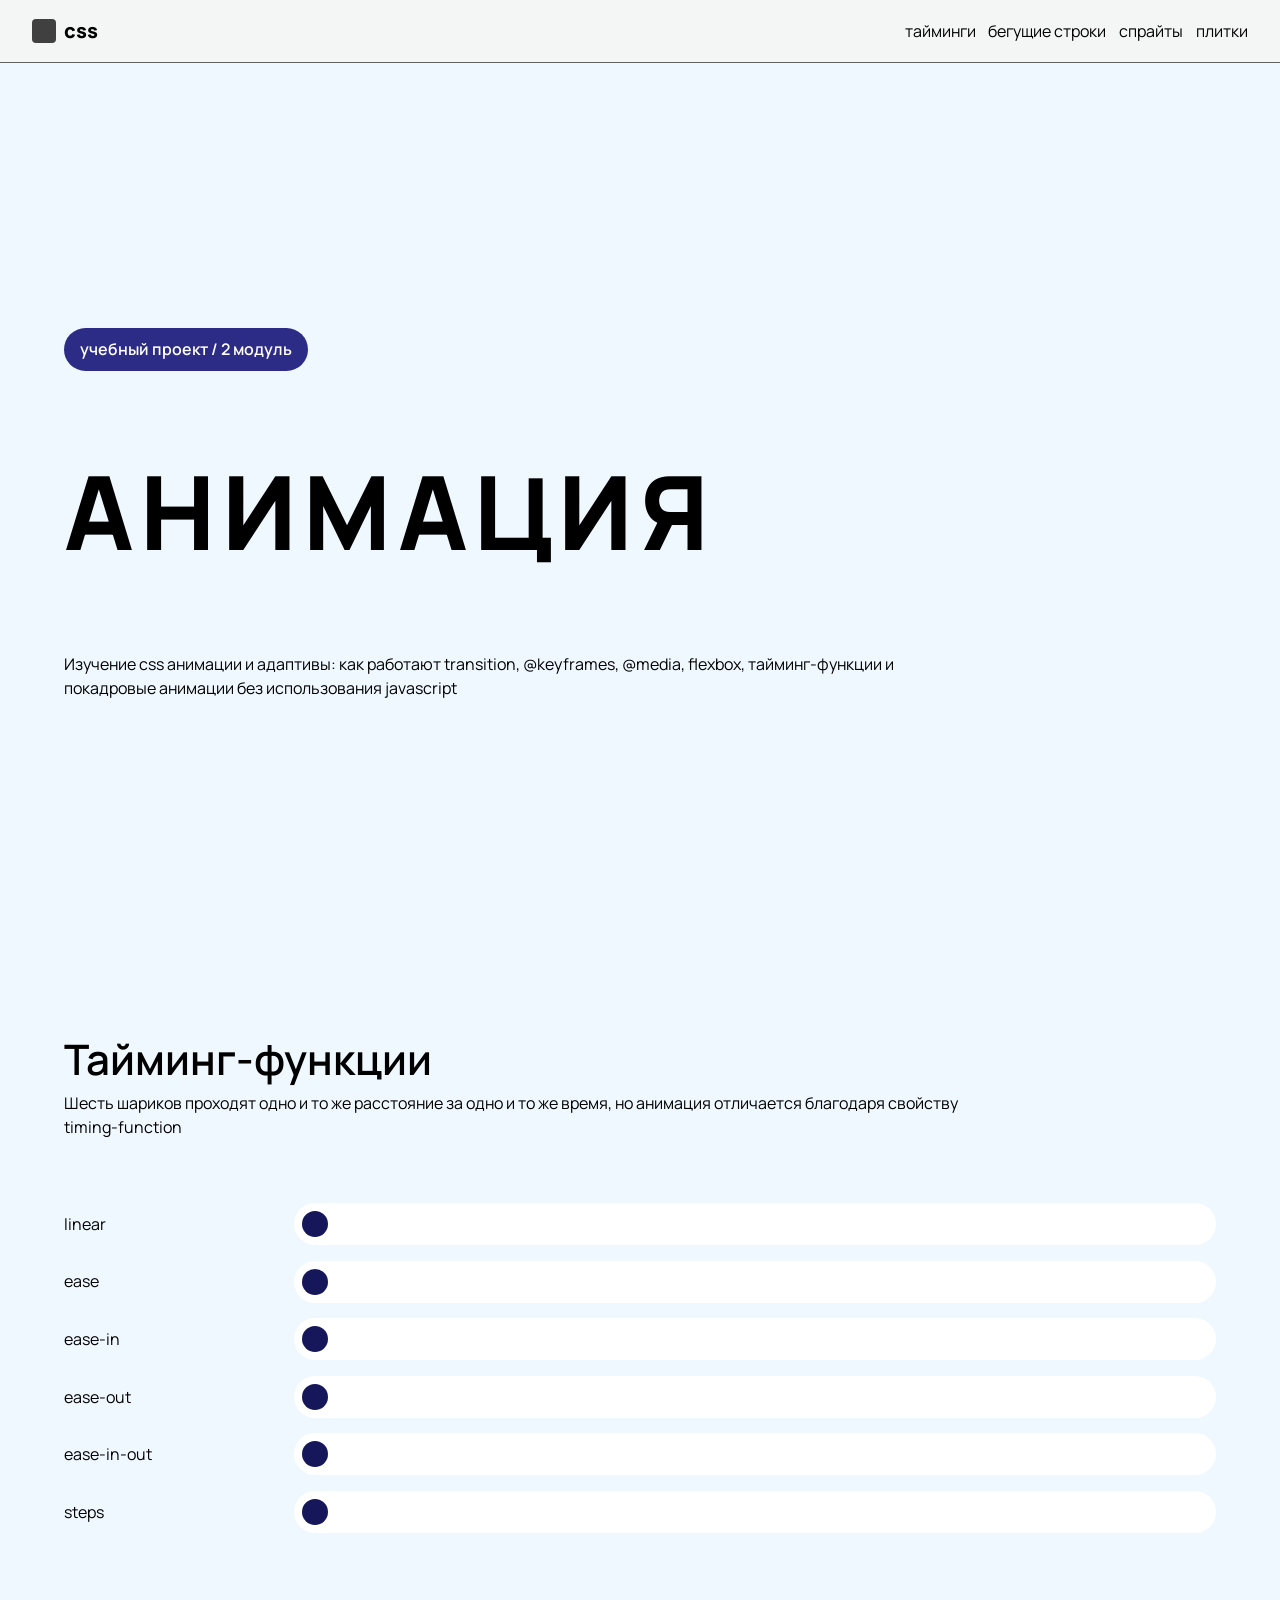
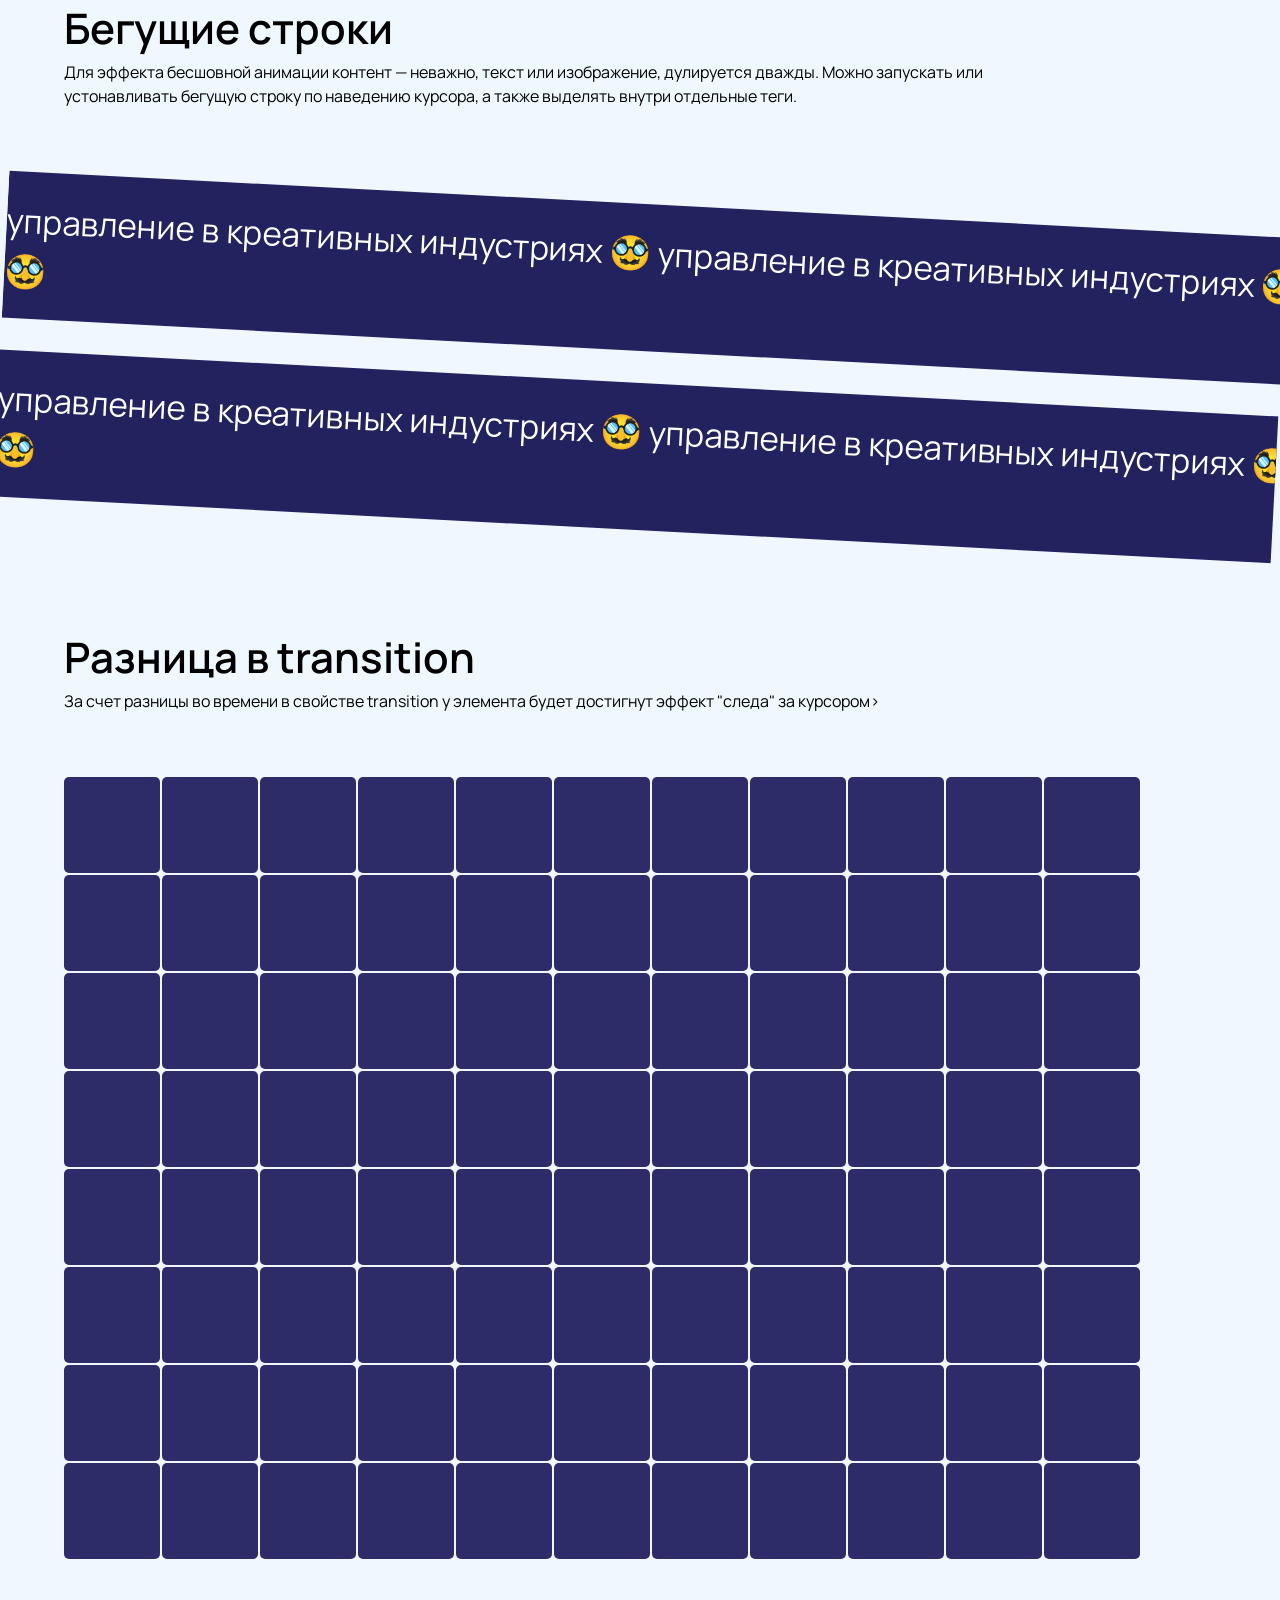
<file: 2_module/index.html>
<!doctype html>
<html lang="ru">
  <head>
    <meta charset="UTF-8" />
    <meta name="viewport" content="width=device-width, initial-scale=1.0" />
    <title>CSS-анимации и адаптивы</title>
    <link rel="stylesheet" href="stylesheets/style.css" />
  </head>
  <body>
    <header>
      <a href="#top" class="logo">
        <span class="logo_mark"></span>
        <span class="logo_text">css</span>
      </a>

      <nav class="menu">
        <a href="" class="menu_link">тайминги</a>
        <a href="" class="menu_link">бегущие строки</a>
        <a href="" class="menu_link">спрайты</a>
        <a href="" class="menu_link">плитки</a>
      </nav>
    </header>

    <main>
      <section id="hero" class="hero">
        <p class="hero_eyebrow">учебный проект / 2 модуль</p>
        <h1 class="hero_title">
          <span class="hero_letter">а</span>
          <span class="hero_letter">н</span>
          <span class="hero_letter">и</span>
          <span class="hero_letter">м</span>
          <span class="hero_letter">а</span>
          <span class="hero_letter">ц</span>
          <span class="hero_letter">и</span>
          <span class="hero_letter">я</span>
        </h1>
        <p class="section_lead">
          Изучение css анимации и адаптивы: как работают transition, @keyframes,
          @media, flexbox, тайминг-функции и покадровые анимации без
          использования javascript
        </p>
      </section>

      <section id="timing">
        <h2 class="section_title">Тайминг-функции</h2>
        <p class="section_lead">
          Шесть шариков проходят одно и то же расстояние за одно и то же время,
          но анимация отличается благодаря свойству timing-function
        </p>

        <div class="timing">
          <div class="timing_row">
            <p class="timing_label">linear</p>
            <div class="timing_track">
              <span class="timing_item linear"></span>
              <span class="timing_ball"></span>
            </div>
          </div>

          <div class="timing_row">
            <p class="timing_label">ease</p>
            <div class="timing_track">
              <span class="timing_item ease"></span>
              <span class="timing_ball"></span>
            </div>
          </div>

          <div class="timing_row">
            <p class="timing_label">ease-in</p>
            <div class="timing_track">
              <span class="timing_item ease-in"></span>
              <span class="timing_ball"></span>
            </div>
          </div>

          <div class="timing_row">
            <p class="timing_label">ease-out</p>
            <div class="timing_track">
              <span class="timing_item ease-out"></span>
              <span class="timing_ball"></span>
            </div>
          </div>

          <div class="timing_row">
            <p class="timing_label">ease-in-out</p>
            <div class="timing_track">
              <span class="timing_item ease-in-out"></span>
              <span class="timing_ball"></span>
            </div>
          </div>

          <div class="timing_row">
            <p class="timing_label">steps</p>
            <div class="timing_track">
              <span class="timing_item steps"></span>
              <span class="timing_ball"></span>
            </div>
          </div>
        </div>
      </section>

      <section id="marquee">
        <h2 class="section_title">Бегущие строки</h2>
        <p class="section_lead">
          Для эффекта бесшовной анимации контент — неважно, текст или
          изображение, дулируется дважды. Можно запускать или устонавливать
          бегущую строку по наведению курсора, а также выделять внутри отдельные
          теги.
        </p>
      </section>
      <div class="marquee">
        <p class="marquee_row">
          управление в креативных индустриях 🥸 управление в креативных
          индустриях 🥸 управление в креативных индустриях 🥸 управление в
          креативных индустриях 🥸
        </p>
        <p class="marquee_row marquee_row--reverse">
          <span>управление</span>
          <span>в</span>
          <span>креативных</span>
          <span>индустриях</span>
          <span>🥸</span>
          <span>управление</span>
          <span>в</span>
          <span>креативных</span>
          <span>индустриях</span>
          <span>🥸</span>
          <span>управление</span>
          <span>в</span>
          <span>креативных</span>
          <span>индустриях</span>
          <span>🥸</span>
          <span>управление</span>
          <span>в</span>
          <span>креативных</span>
          <span>индустриях</span>
          <span>🥸</span>
        </p>
      </div>
      <section></section>

      <section id="tiles">
        <h2 class="section_title">Разница в transition</h2>
        <p class="section_lead">
          За счет разницы во времени в свойстве transition у элемента будет
          достигнут эффект "следа" за курсором>
        </p>
        <div class="tiles">
          <span class="tile"></span><span class="tile"></span
          ><span class="tile"></span> <span class="tile"></span
          ><span class="tile"></span><span class="tile"></span
          ><span class="tile"></span><span class="tile"></span
          ><span class="tile"></span><span class="tile"></span
          ><span class="tile"></span><span class="tile"></span
          ><span class="tile"></span><span class="tile"></span
          ><span class="tile"></span><span class="tile"></span
          ><span class="tile"></span><span class="tile"></span
          ><span class="tile"></span><span class="tile"></span
          ><span class="tile"></span><span class="tile"></span
          ><span class="tile"></span><span class="tile"></span
          ><span class="tile"></span><span class="tile"></span
          ><span class="tile"></span><span class="tile"></span
          ><span class="tile"></span><span class="tile"></span
          ><span class="tile"></span><span class="tile"></span
          ><span class="tile"></span><span class="tile"></span
          ><span class="tile"></span><span class="tile"></span
          ><span class="tile"></span><span class="tile"></span
          ><span class="tile"></span><span class="tile"></span
          ><span class="tile"></span><span class="tile"></span
          ><span class="tile"></span><span class="tile"></span
          ><span class="tile"></span><span class="tile"></span
          ><span class="tile"></span><span class="tile"></span
          ><span class="tile"></span><span class="tile"></span
          ><span class="tile"></span><span class="tile"></span
          ><span class="tile"></span><span class="tile"></span
          ><span class="tile"></span><span class="tile"></span
          ><span class="tile"></span><span class="tile"></span
          ><span class="tile blue"></span><span class="tile"></span
          ><span class="tile"></span><span class="tile"></span
          ><span class="tile"></span><span class="tile"></span
          ><span class="tile"></span><span class="tile"></span
          ><span class="tile"></span><span class="tile"></span
          ><span class="tile"></span><span class="tile"></span
          ><span class="tile"></span><span class="tile"></span
          ><span class="tile"></span><span class="tile"></span
          ><span class="tile"></span><span class="tile"></span
          ><span class="tile"></span><span class="tile"></span
          ><span class="tile"></span><span class="tile"></span
          ><span class="tile"></span><span class="tile"></span
          ><span class="tile"></span><span class="tile"></span
          ><span class="tile"></span><span class="tile"></span
          ><span class="tile"></span><span class="tile"></span>
        </div>
      </section>
    </main>
  </body>
</html>
</file>
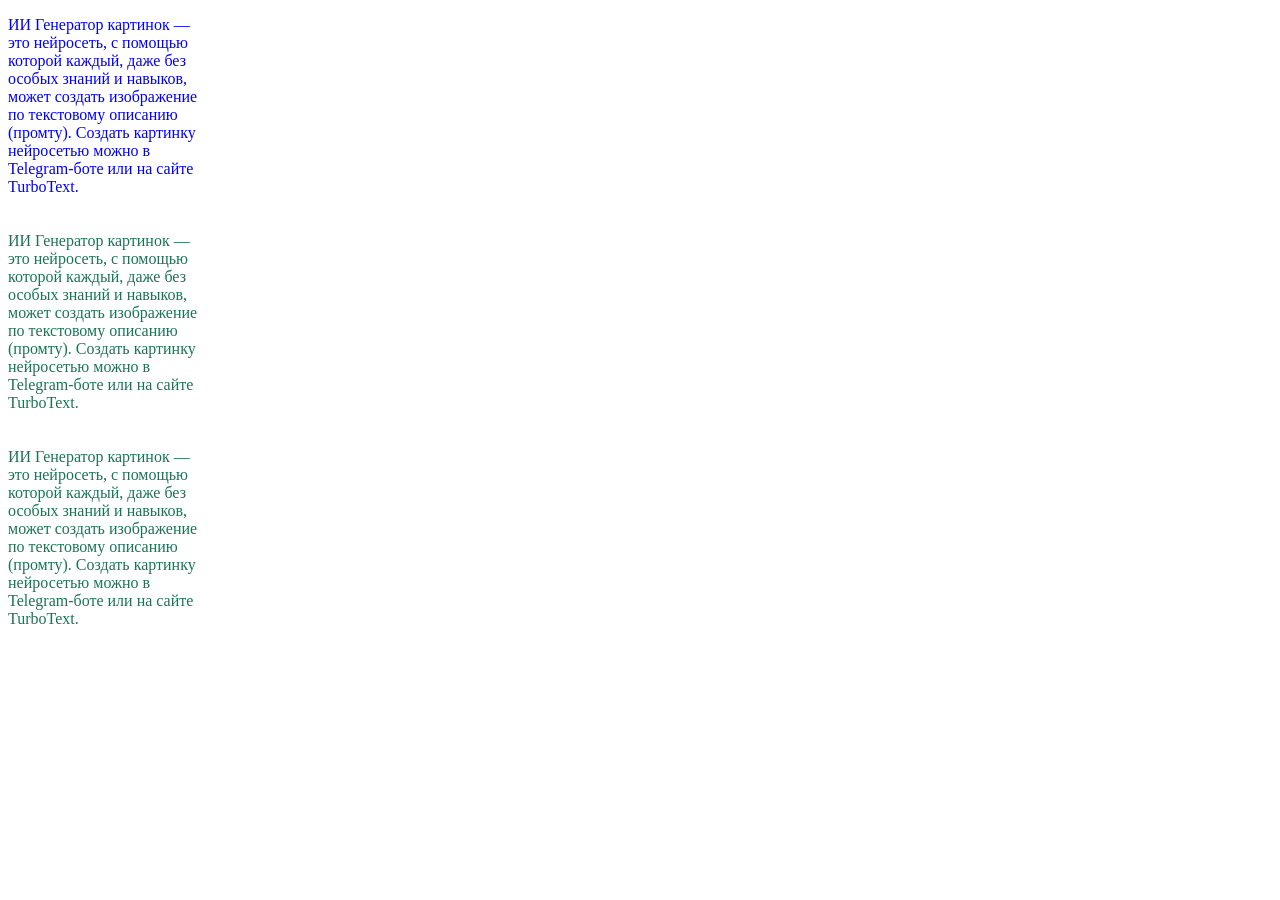
<file: css/css-base.html>
<!DOCTYPE html>
<html lang="ru">
<head>
    <meta charset="UTF-8">
    <meta name="viewport" content="width=device-width, initial-scale=1.0">
    <title>Основы css</title>
<style>
/* нижний цвет приоритетней (пример) */
p {
    color: rgb(26, 117, 87);
    width: 200px;
    height: 200px;
}
.text {
    color: rgb(rgb(255, 158, 158), rgb(178, 234, 178), rgb(47, 47, 130));
}
  #paragraph_1 {
    color: blue;
  }
  </style> 
  <body> 
  <p class="text" id="paragraph_1"> ИИ Генератор картинок — это нейросеть, с помощью которой каждый, даже без особых знаний и навыков, может создать
изображение по текстовому описанию (промту). Создать картинку нейросетью можно в Telegram-боте или на сайте TurboText.</p>  
  <p class="text" id="paragraph_2"> ИИ Генератор картинок — это нейросеть, с помощью которой каждый, даже без особых знаний и навыков, может создать
изображение по текстовому описанию (промту). Создать картинку нейросетью можно в Telegram-боте или на сайте TurboText.</p>  
  <p class="text" id="paragraph_3"> ИИ Генератор картинок — это нейросеть, с помощью которой каждый, даже без особых знаний и навыков, может создать
изображение по текстовому описанию (промту). Создать картинку нейросетью можно в Telegram-боте или на сайте TurboText.</p>  




</body>
</html>
</file>
<file: 2_module/stylesheets/style.css>
@import "reset.css";
@import url("https://fonts.googleapis.com/css2?family=Manrope:wght@200..800&display=swap");
@import "layout.css";
@import "animation.css";
@import "adaptive.css";
</file>
